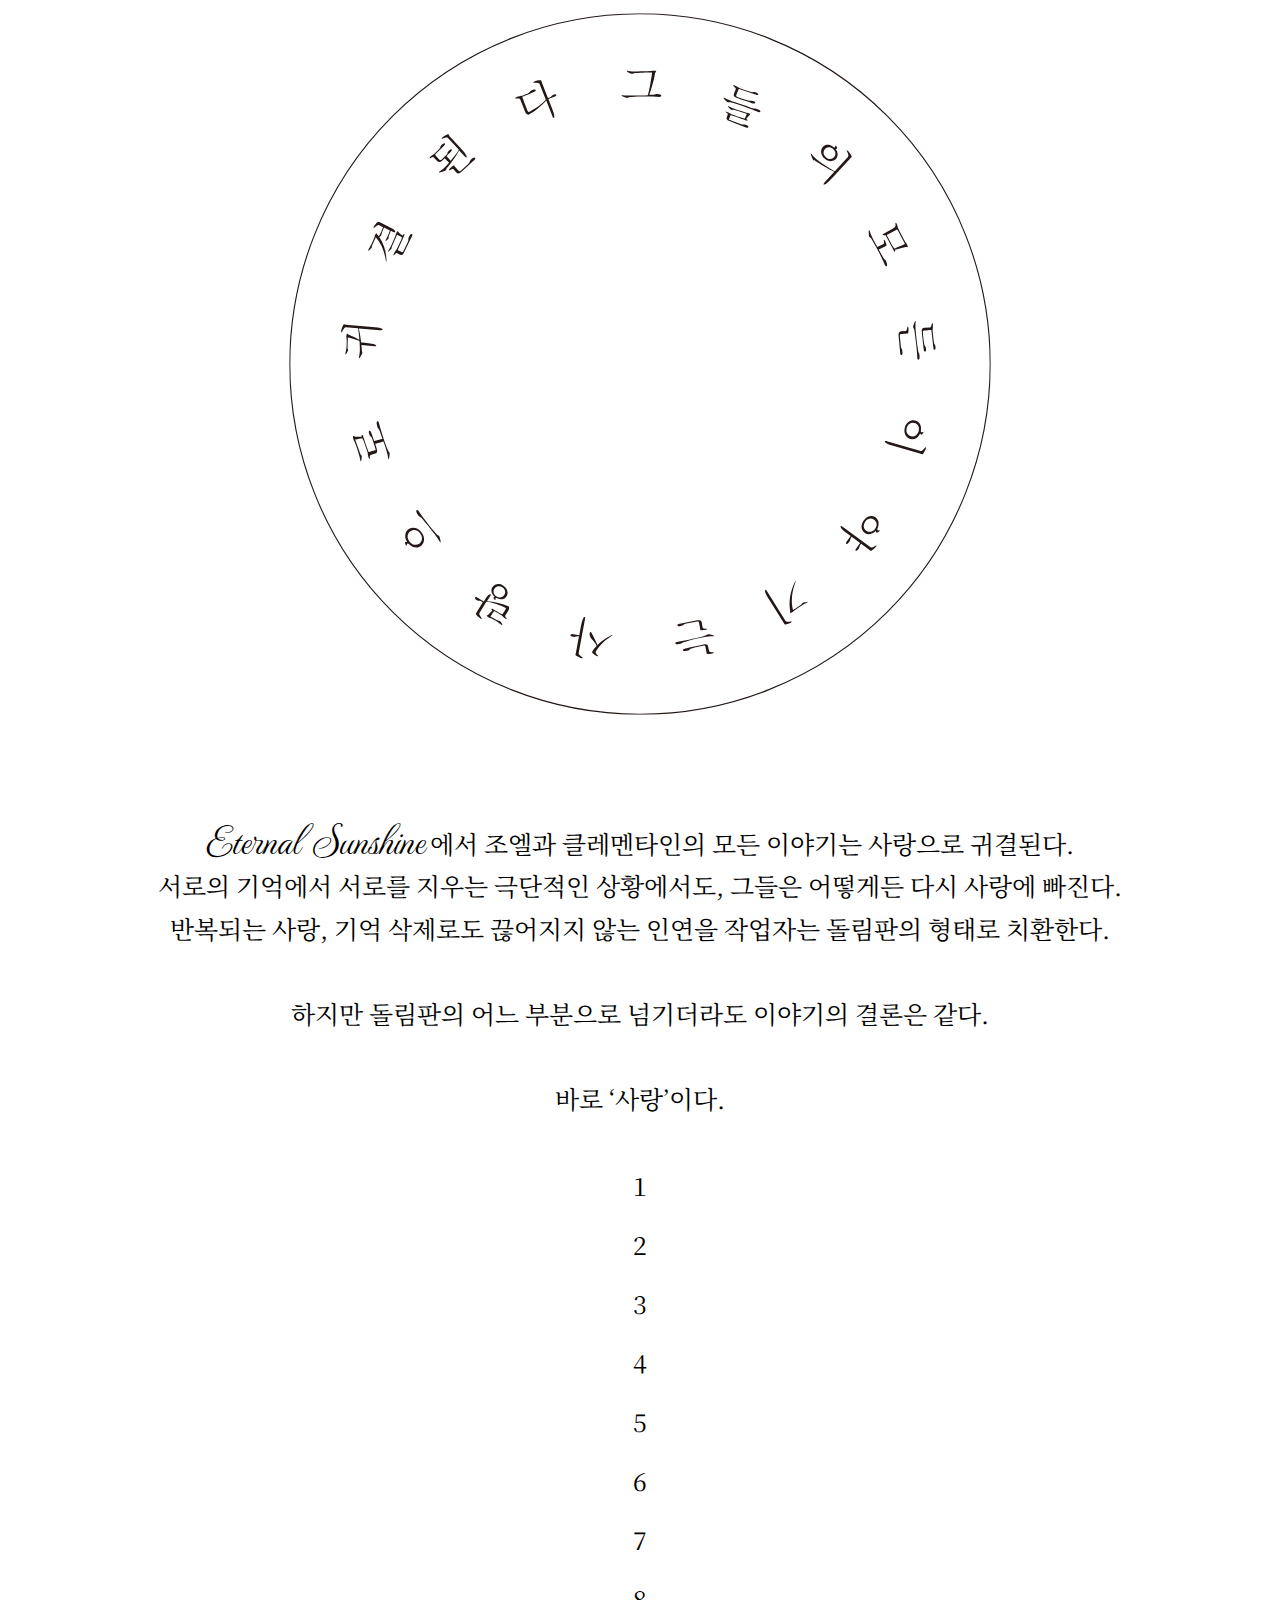
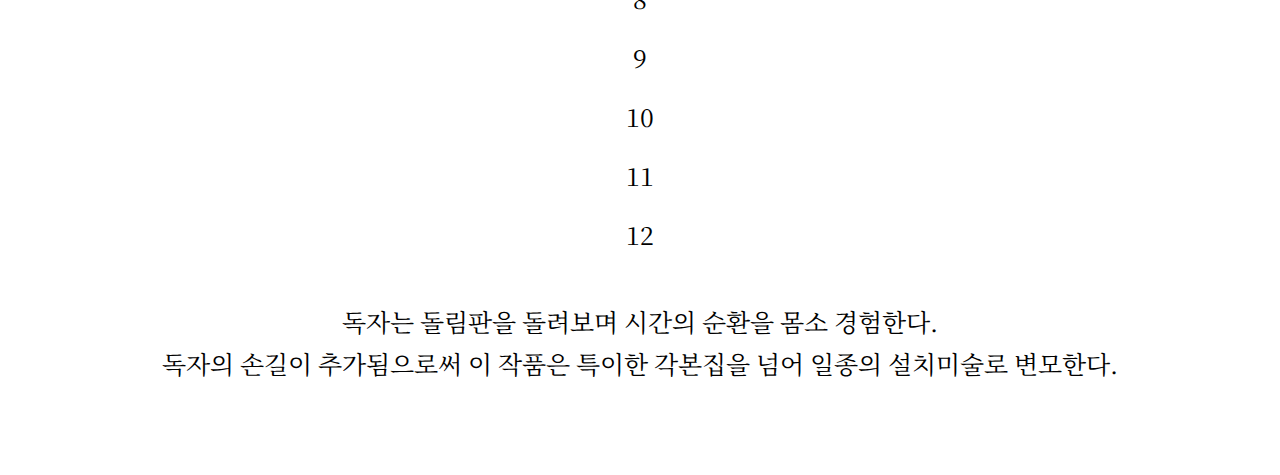
<file: index.html>
<!DOCTYPE html>
<html lang="kr">
<head>
    <meta charset="UTF-8">
    <meta http-equiv="X-UA-Compatible" content="IE=edge">
    <meta name="viewport" content="width=device-width, initial-scale=1.0">
    <link rel="stylesheet" href="style.css">
    <title>그들의모든이야기는사랑으로귀결된다</title>

    <link rel="preconnect" href="https://fonts.googleapis.com">
    <link rel="preconnect" href="https://fonts.gstatic.com" crossorigin>
    <link href="https://fonts.googleapis.com/css2?family=Noto+Serif+KR&display=swap" rel="stylesheet">

    <link rel="preconnect" href="https://fonts.googleapis.com">
    <link rel="preconnect" href="https://fonts.gstatic.com" crossorigin>
    <link href="https://fonts.googleapis.com/css2?family=Imperial+Script&family=MonteCarlo&family=Noto+Serif+KR&family=Tangerine&display=swap" rel="stylesheet">

</head>
<body>
    <section class="main">
        <div class="logo-holder">
            <img src="asset/title.svg" alt="title image" />
        </div>
    </section>

    <div class="contents">
        <p><span>Eternal Sunshine</span> 에서 조엘과 클레멘타인의 모든 이야기는 사랑으로 귀결된다.<br>
            서로의 기억에서 서로를 지우는 극단적인 상황에서도, 그들은 어떻게든 다시 사랑에 빠진다.<br>
            반복되는 사랑, 기억 삭제로도 끊어지지 않는 인연을 작업자는 돌림판의 형태로 치환한다. <br>
            <br>
            하지만 돌림판의 어느 부분으로 넘기더라도 이야기의 결론은 같다.<br>
            <br>
            바로 ‘사랑’이다.
        </p>

        <br>
        <style type="text/css"></style>
        <a href="1.html" class="number">1</a>
        <br>
        <br>
        <a href="2.html" class="number">2</a>
        <br>
        <br>
        <a href="3.html" class="number">3</a>
        <br>
        <br>
        <a href="4.html" class="number">4</a>
        <br>
        <br>
        <a href="5.html" class="number">5</a>
        <br>
        <br>
        <a href="6.html" class="number">6</a>
        <br>
        <br>
        <a href="7.html" class="number">7</a>
        <br>
        <br>
        <a href="8.html" class="number">8</a>
        <br>
        <br>
        <a href="9.html" class="number">9</a>
        <br>
        <br>
        <a href="10.html" class="number">10</a>
        <br>
        <br>
        <a href="11.html" class="number">11</a>
        <br>
        <br>
        <a href="12.html" class="number">12</a>
        <br>
        <br>
        <p> 독자는 돌림판을 돌려보며 시간의 순환을 몸소 경험한다. <br>
            독자의 손길이 추가됨으로써 이 작품은 특이한 각본집을 넘어 일종의 설치미술로 변모한다.</p>


    </div>


</body>
</html>
</file>
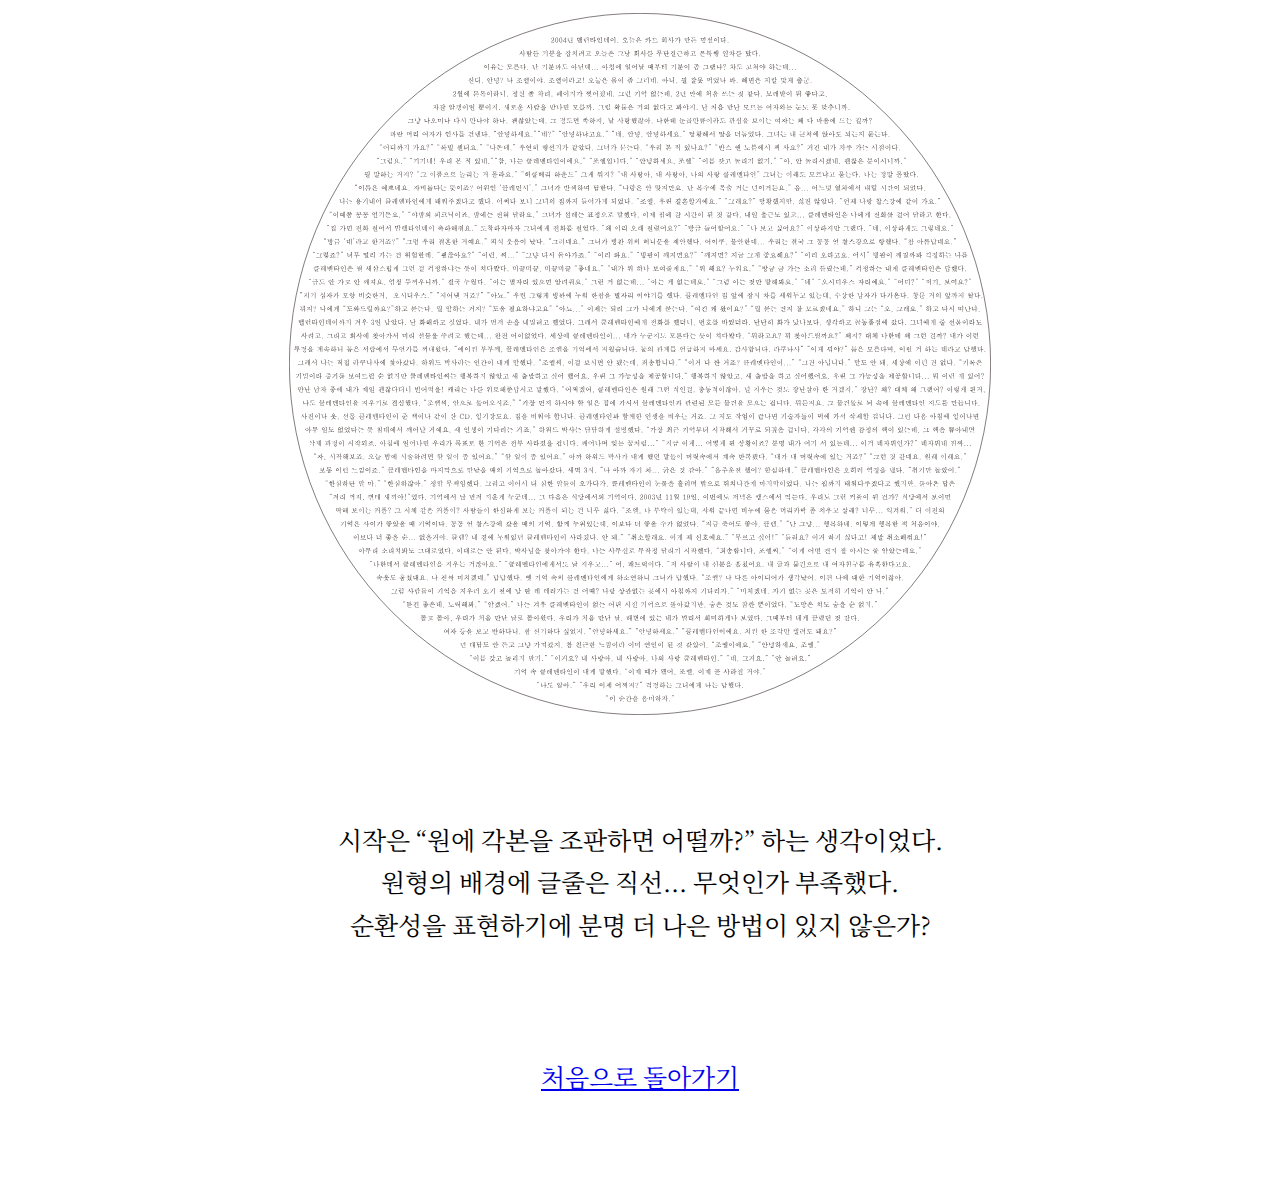
<file: 1.html>
<!DOCTYPE html>
<html lang="kr">
<head>
    <meta charset="UTF-8">
    <meta http-equiv="X-UA-Compatible" content="IE=edge">
    <meta name="viewport" content="width=device-width, initial-scale=1.0">
    <link rel="stylesheet" href="style.css">
    <title>그들의모든이야기는사랑으로귀결된다</title>

    <link rel="preconnect" href="https://fonts.googleapis.com">
    <link rel="preconnect" href="https://fonts.gstatic.com" crossorigin>
    <link href="https://fonts.googleapis.com/css2?family=Noto+Serif+KR&display=swap" rel="stylesheet">

</head>
<body>
    <section class="main">
        <div class="main-holder">
            <img src="asset/1-1.svg" alt="main image" />
        </div>
    </section>
    <div class="contents">
        <p> 
            시작은 “원에 각본을 조판하면 어떨까?” 하는 생각이었다. <br>
            원형의 배경에 글줄은 직선... 무엇인가 부족했다. <br>
            순환성을 표현하기에 분명 더 나은 방법이 있지 않은가?
            <br>
            <br>
            <br>
        </p>
        <style type="text/css"></style>
        <p>
            <a href="index.html" class="return"> 처음으로 돌아가기 </a>
        </p>
    </div>
</body>
</html>
</file>
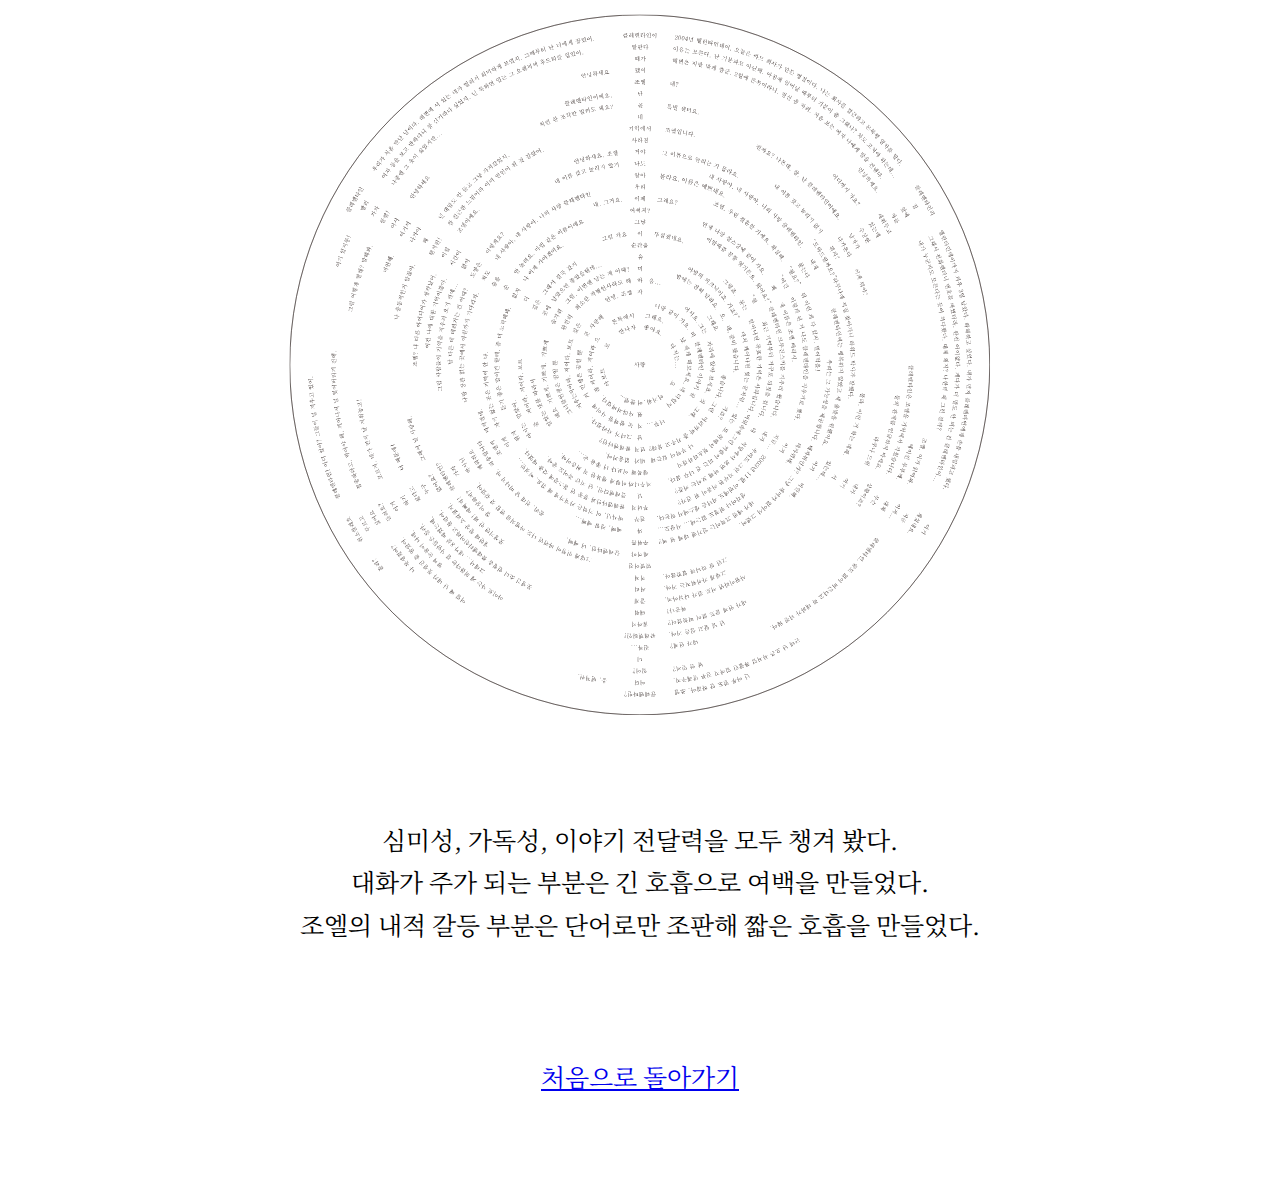
<file: 11.html>
<!DOCTYPE html>
<html lang="kr">
<head>
    <meta charset="UTF-8">
    <meta http-equiv="X-UA-Compatible" content="IE=edge">
    <meta name="viewport" content="width=device-width, initial-scale=1.0">
    <link rel="stylesheet" href="style.css">
    <title>그들의모든이야기는사랑으로귀결된다</title>

    <link rel="preconnect" href="https://fonts.googleapis.com">
    <link rel="preconnect" href="https://fonts.gstatic.com" crossorigin>
    <link href="https://fonts.googleapis.com/css2?family=Noto+Serif+KR&display=swap" rel="stylesheet">

</head>
<body>
    <section class="main">
        <div class="main-holder">
            <img src="asset/11-1.svg" alt="main image" />
        </div>
    </section>
    <div class="contents">
        <p> 
            심미성, 가독성, 이야기 전달력을 모두 챙겨 봤다. <br>
            대화가 주가 되는 부분은 긴 호흡으로 여백을 만들었다. <br>
            조엘의 내적 갈등 부분은 단어로만 조판해 짧은 호흡을 만들었다.
            <br>
            <br>
            <br>
        </p>
        <style type="text/css"></style>
        <p>
            <a href="index.html" class="return"> 처음으로 돌아가기 </a>
        </p>
    </div>
</body>
</html>
</file>
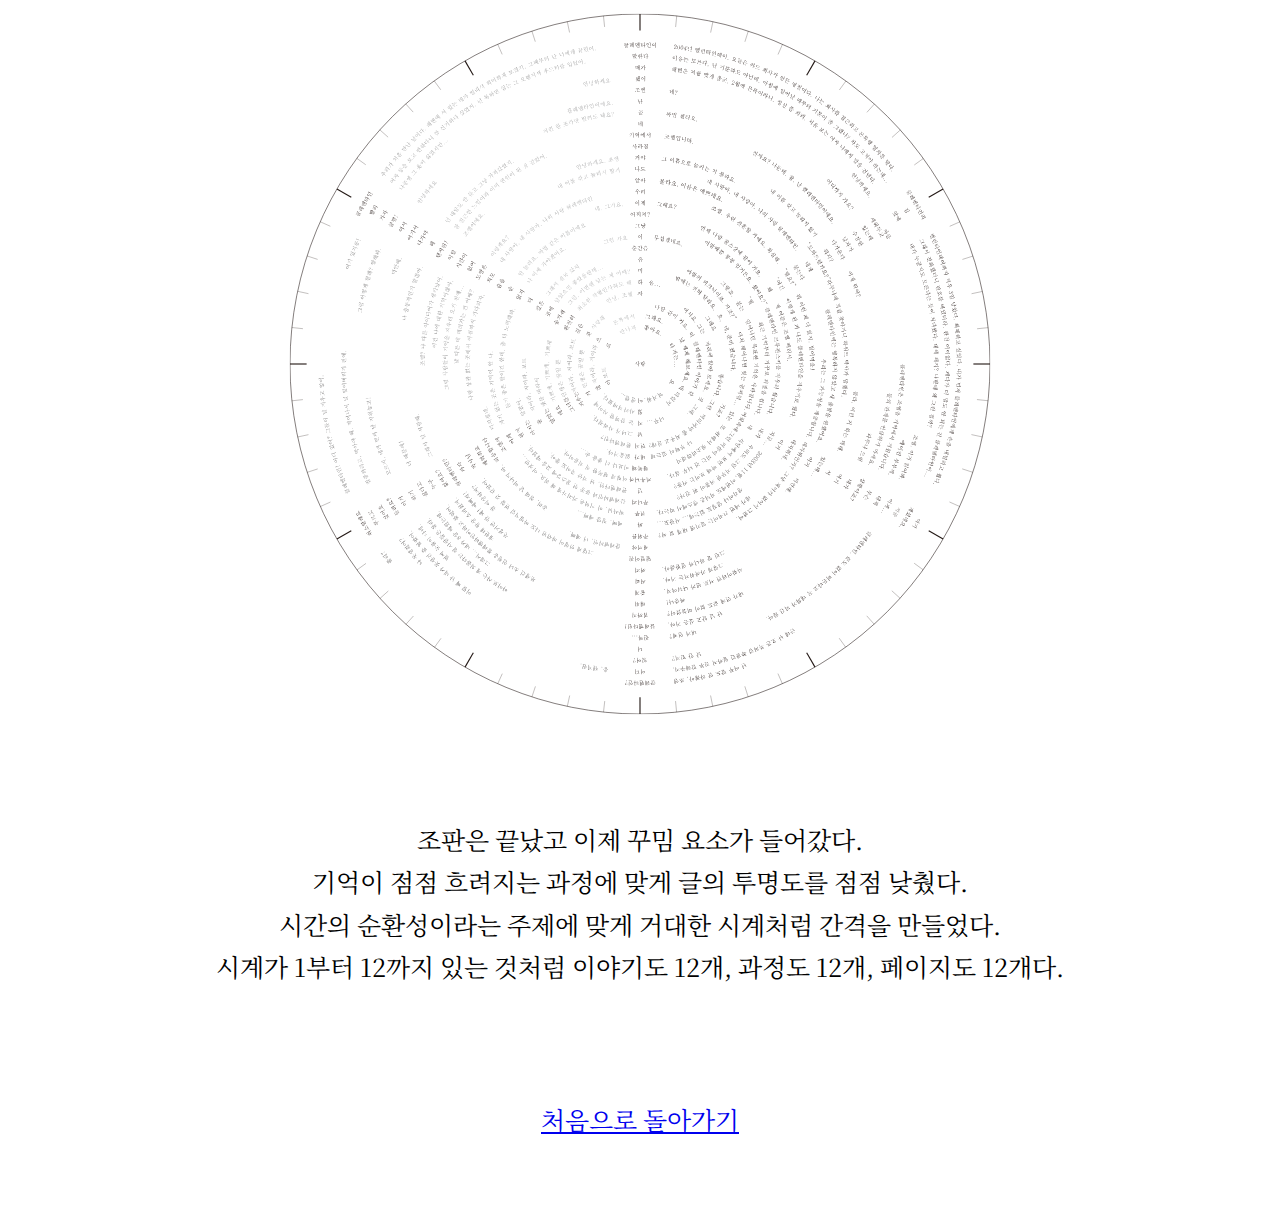
<file: 12.html>
<!DOCTYPE html>
<html lang="kr">
<head>
    <meta charset="UTF-8">
    <meta http-equiv="X-UA-Compatible" content="IE=edge">
    <meta name="viewport" content="width=device-width, initial-scale=1.0">
    <link rel="stylesheet" href="style.css">
    <title>그들의모든이야기는사랑으로귀결된다</title>

    <link rel="preconnect" href="https://fonts.googleapis.com">
    <link rel="preconnect" href="https://fonts.gstatic.com" crossorigin>
    <link href="https://fonts.googleapis.com/css2?family=Noto+Serif+KR&display=swap" rel="stylesheet">

</head>
<body>
    <section class="main">
        <div class="main-holder">
            <img src="asset/12-1.svg" alt="main image" />
        </div>
    </section>
    <div class="contents">
        <p> 
            조판은 끝났고 이제 꾸밈 요소가 들어갔다. <br>
            기억이 점점 흐려지는 과정에 맞게 글의 투명도를 점점 낮췄다. <br>
            시간의 순환성이라는 주제에 맞게 거대한 시계처럼 간격을 만들었다. <br>
            시계가 1부터 12까지 있는 것처럼 이야기도 12개, 과정도 12개, 페이지도 12개다.
            <br>
            <br>
            <br>
        </p>
        <style type="text/css"></style>
        <p>
            <a href="index.html" class="return"> 처음으로 돌아가기 </a>
        </p>
    </div>
</body>
</html>
</file>
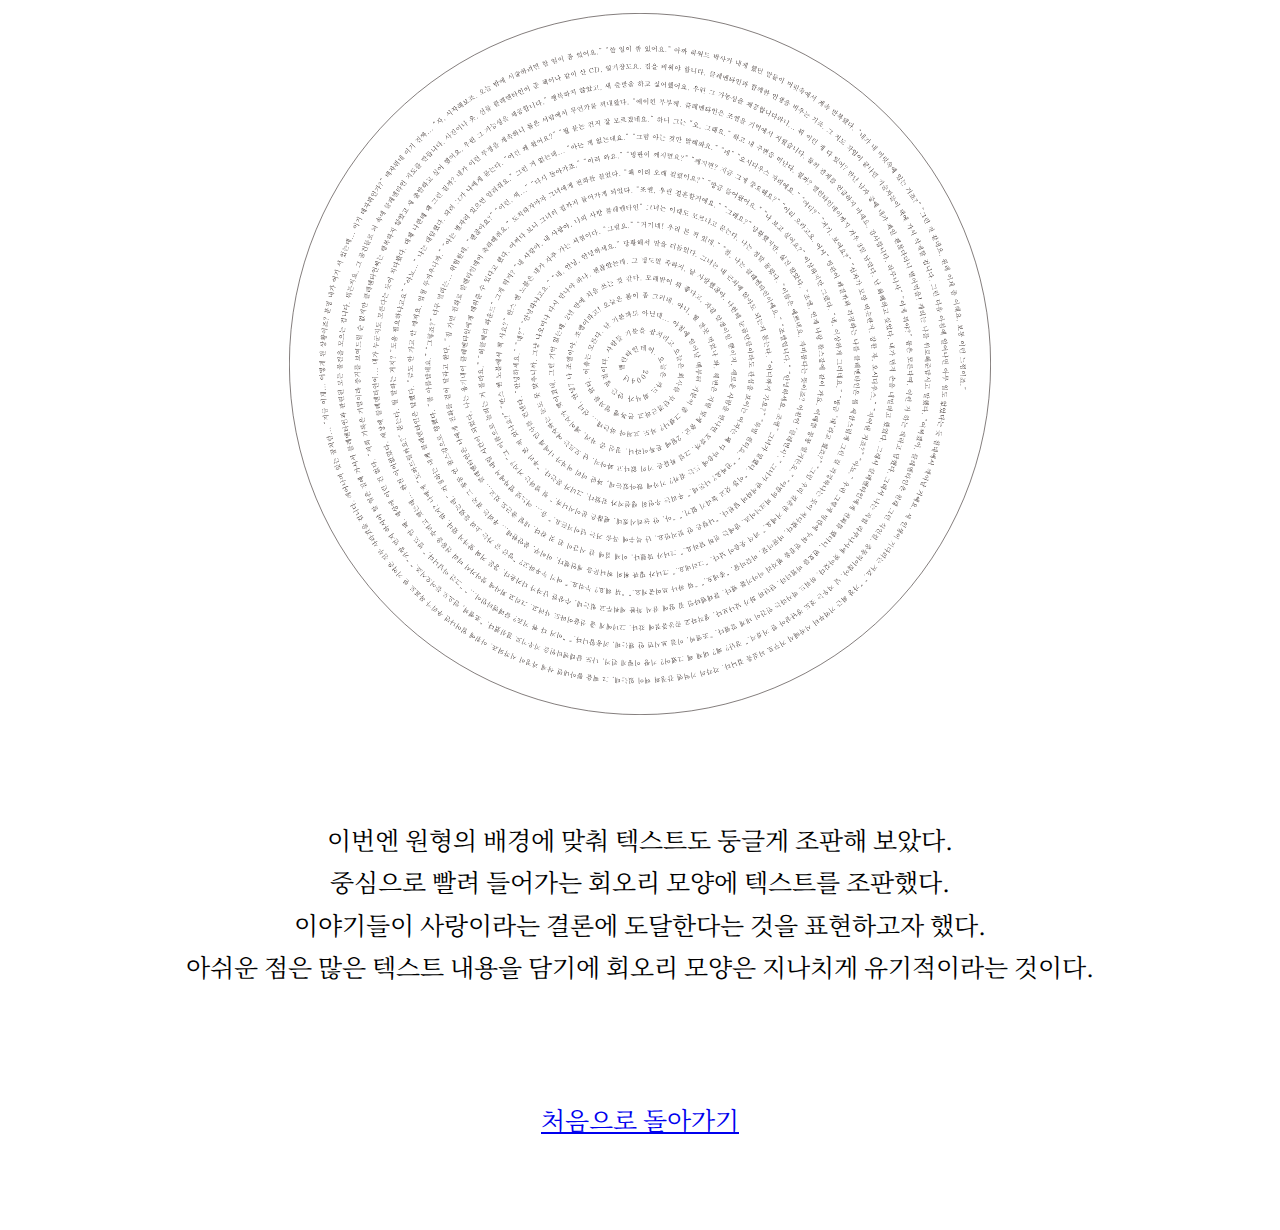
<file: 2.html>
<!DOCTYPE html>
<html lang="kr">
<head>
    <meta charset="UTF-8">
    <meta http-equiv="X-UA-Compatible" content="IE=edge">
    <meta name="viewport" content="width=device-width, initial-scale=1.0">
    <link rel="stylesheet" href="style.css">
    <title>그들의모든이야기는사랑으로귀결된다</title>

    <link rel="preconnect" href="https://fonts.googleapis.com">
    <link rel="preconnect" href="https://fonts.gstatic.com" crossorigin>
    <link href="https://fonts.googleapis.com/css2?family=Noto+Serif+KR&display=swap" rel="stylesheet">

</head>
<body>
    <section class="main">
        <div class="main-holder">
            <img src="asset/2-1.svg" alt="main image" />
        </div>
    </section>
    <div class="contents">
        <p> 
            이번엔 원형의 배경에 맞춰 텍스트도 둥글게 조판해 보았다. <br>
            중심으로 빨려 들어가는 회오리 모양에 텍스트를 조판했다. <br>
            이야기들이 사랑이라는 결론에 도달한다는 것을 표현하고자 했다. <br>
            아쉬운 점은 많은 텍스트 내용을 담기에 회오리 모양은 지나치게 유기적이라는 것이다.
            <br>
            <br>
            <br>
        </p>
        <style type="text/css"></style>
        <p>
            <a href="index.html" class="return"> 처음으로 돌아가기 </a>
        </p>
    </div>
</body>
</html>
</file>
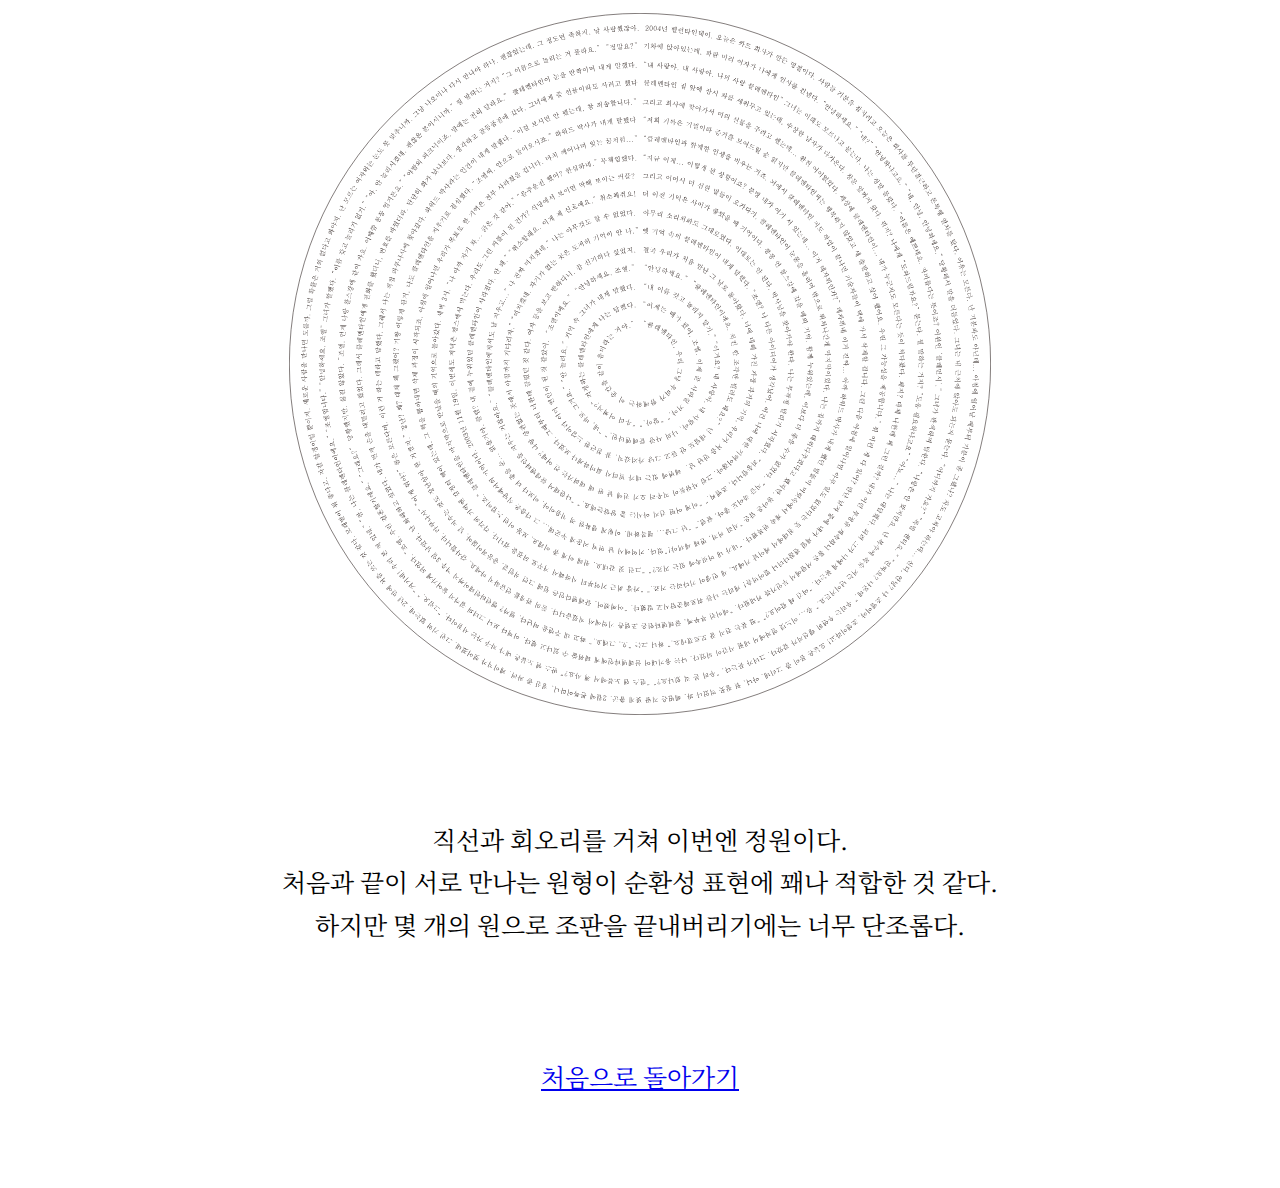
<file: 3.html>
<!DOCTYPE html>
<html lang="kr">
<head>
    <meta charset="UTF-8">
    <meta http-equiv="X-UA-Compatible" content="IE=edge">
    <meta name="viewport" content="width=device-width, initial-scale=1.0">
    <link rel="stylesheet" href="style.css">
    <title>그들의모든이야기는사랑으로귀결된다</title>

    <link rel="preconnect" href="https://fonts.googleapis.com">
    <link rel="preconnect" href="https://fonts.gstatic.com" crossorigin>
    <link href="https://fonts.googleapis.com/css2?family=Noto+Serif+KR&display=swap" rel="stylesheet">

</head>
<body>
    <section class="main">
        <div class="main-holder">
            <img src="asset/3-1.svg" alt="main image" />
        </div>
    </section>
    <div class="contents">
        <p> 
            직선과 회오리를 거쳐 이번엔 정원이다. <br>
            처음과 끝이 서로 만나는 원형이 순환성 표현에 꽤나 적합한 것 같다. <br>
            하지만 몇 개의 원으로 조판을 끝내버리기에는 너무 단조롭다.
            <br>
            <br>
            <br>
        </p>
        <style type="text/css"></style>
        <p>
            <a href="index.html" class="return"> 처음으로 돌아가기 </a>
        </p>
    </div>
</body>
</html>
</file>
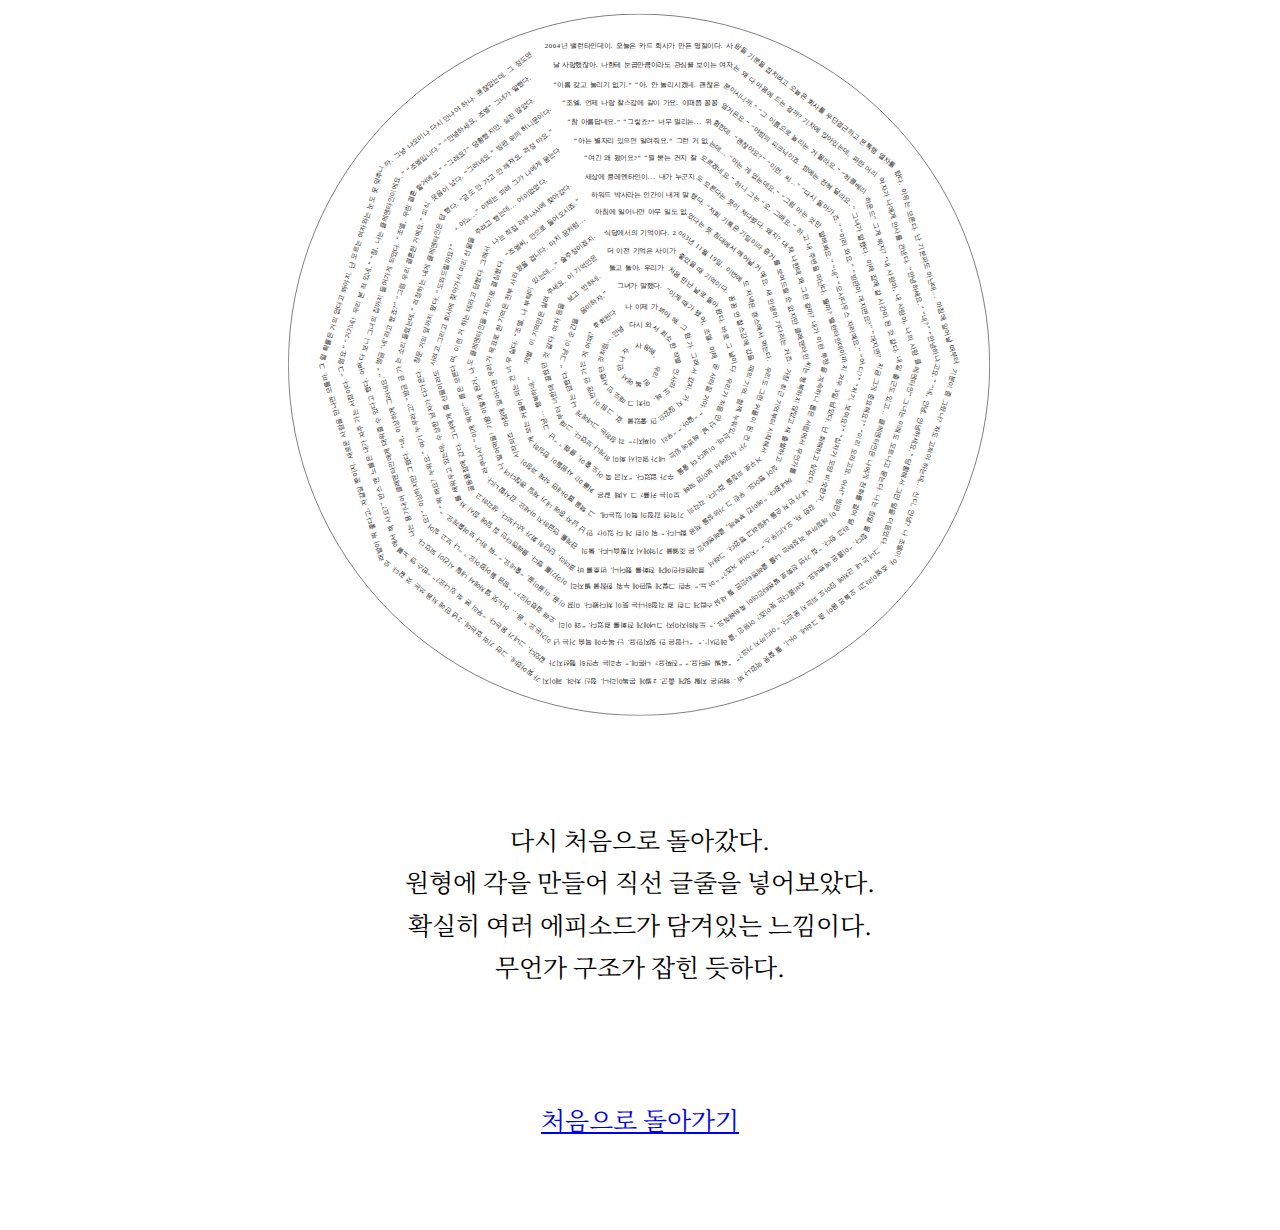
<file: 4.html>
<!DOCTYPE html>
<html lang="kr">
<head>
    <meta charset="UTF-8">
    <meta http-equiv="X-UA-Compatible" content="IE=edge">
    <meta name="viewport" content="width=device-width, initial-scale=1.0">
    <link rel="stylesheet" href="style.css">
    <title>그들의모든이야기는사랑으로귀결된다</title>

    <link rel="preconnect" href="https://fonts.googleapis.com">
    <link rel="preconnect" href="https://fonts.gstatic.com" crossorigin>
    <link href="https://fonts.googleapis.com/css2?family=Noto+Serif+KR&display=swap" rel="stylesheet">

</head>
<body>
    <section class="main">
        <div class="main-holder">
            <img src="asset/4-1.svg" alt="main image" />
        </div>
    </section>
    <div class="contents">
        <p> 
            다시 처음으로 돌아갔다. <br>
            원형에 각을 만들어 직선 글줄을 넣어보았다. <br>
            확실히 여러 에피소드가 담겨있는 느낌이다. <br>
            무언가 구조가 잡힌 듯하다.
            <br>
            <br>
            <br>
        </p>
        <style type="text/css"></style>
        <p>
            <a href="index.html" class="return"> 처음으로 돌아가기 </a>
        </p>
    </div>
</body>
</html>
</file>
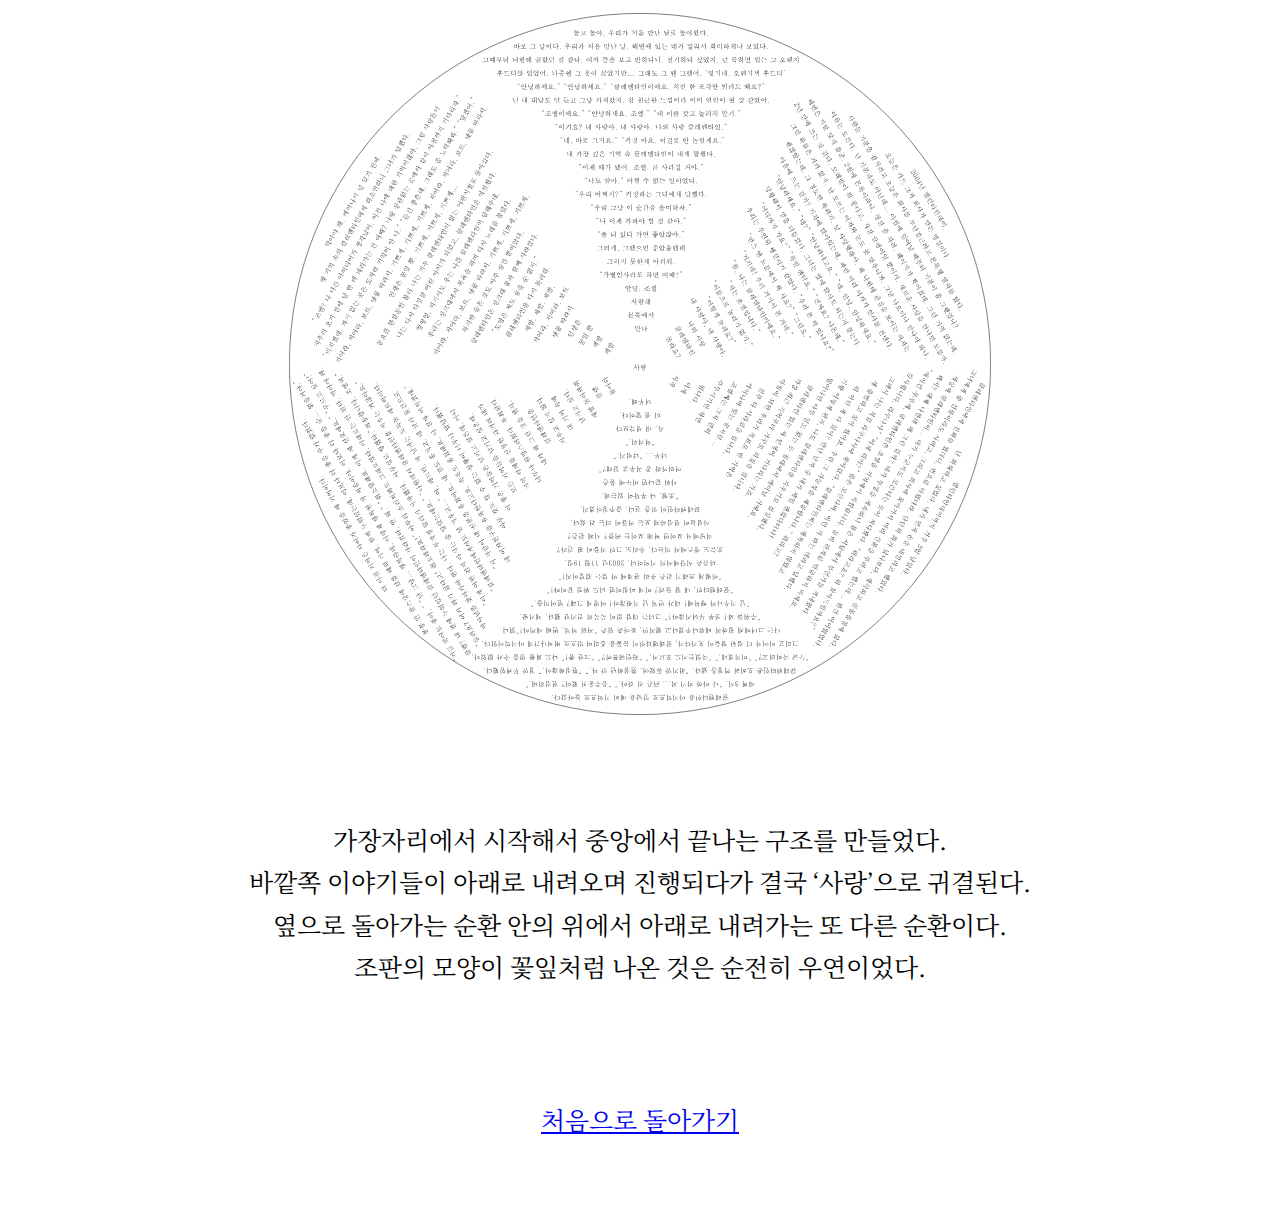
<file: 5.html>
<!DOCTYPE html>
<html lang="kr">
<head>
    <meta charset="UTF-8">
    <meta http-equiv="X-UA-Compatible" content="IE=edge">
    <meta name="viewport" content="width=device-width, initial-scale=1.0">
    <link rel="stylesheet" href="style.css">
    <title>그들의모든이야기는사랑으로귀결된다</title>

    <link rel="preconnect" href="https://fonts.googleapis.com">
    <link rel="preconnect" href="https://fonts.gstatic.com" crossorigin>
    <link href="https://fonts.googleapis.com/css2?family=Noto+Serif+KR&display=swap" rel="stylesheet">

</head>
<body>
    <section class="main">
        <div class="main-holder">
            <img src="asset/5-1.svg" alt="main image" />
        </div>
    </section>
    <div class="contents">
        <p> 
            가장자리에서 시작해서 중앙에서 끝나는 구조를 만들었다. <br>
            바깥쪽 이야기들이 아래로 내려오며 진행되다가 결국 ‘사랑’으로 귀결된다. <br>
            옆으로 돌아가는 순환 안의 위에서 아래로 내려가는 또 다른 순환이다. <br>
            조판의 모양이 꽃잎처럼 나온 것은 순전히 우연이었다.
            <br>
            <br>
            <br>
        </p>
        <style type="text/css"></style>
        <p>
            <a href="index.html" class="return"> 처음으로 돌아가기 </a>
        </p>
    </div>
</body>
</html>
</file>
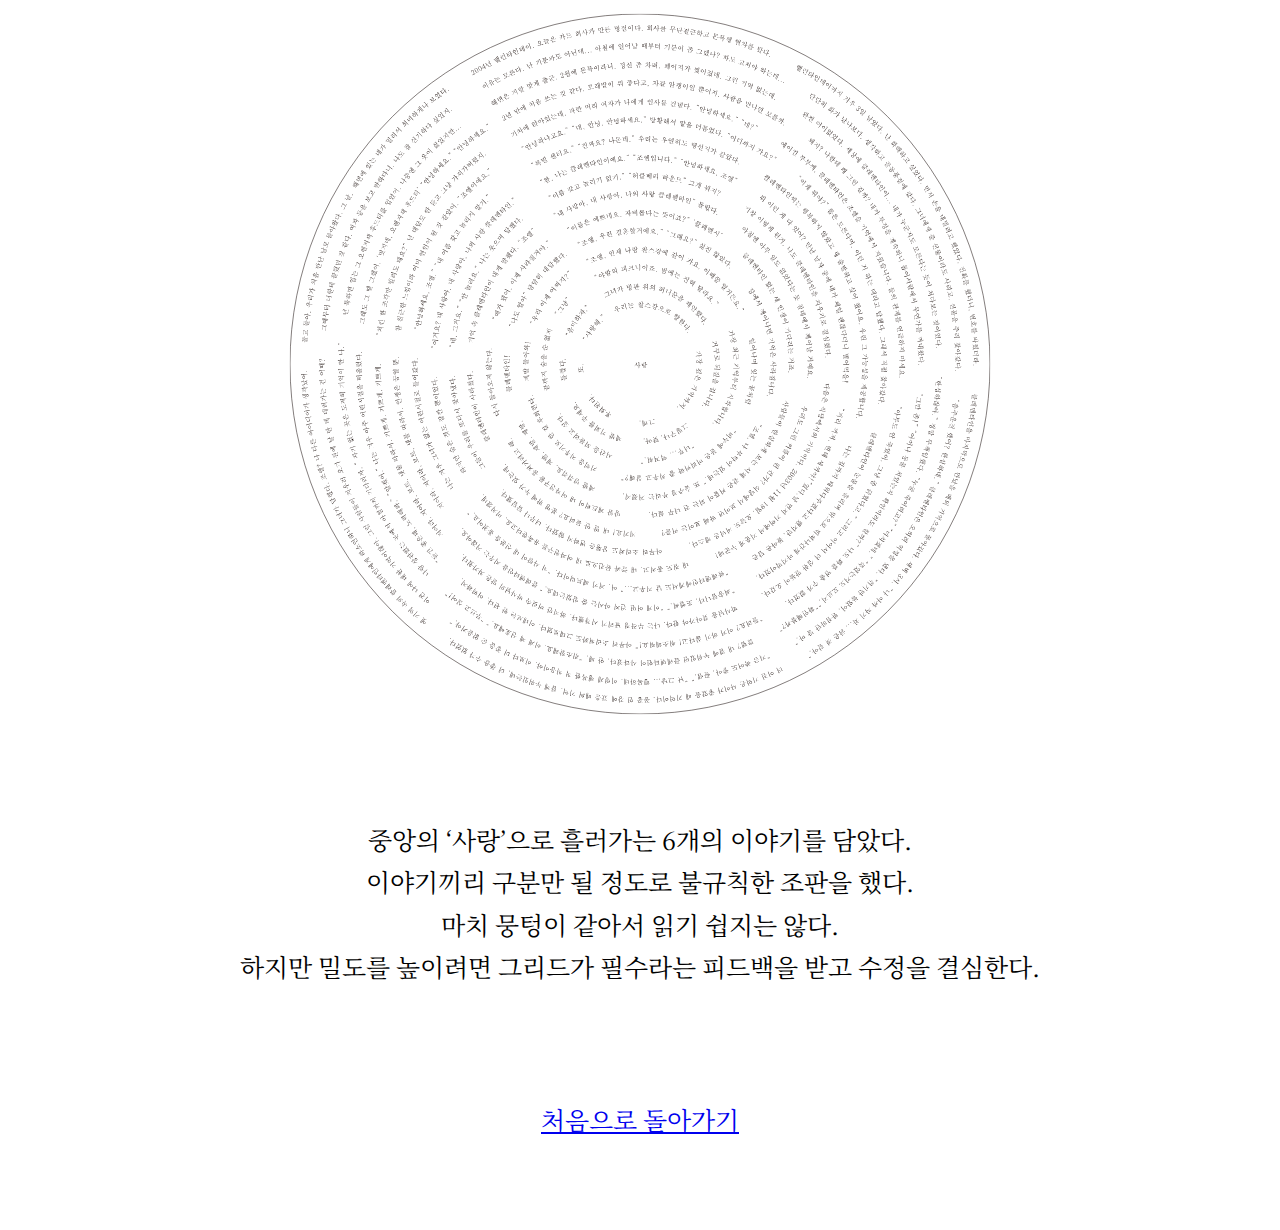
<file: 6.html>
<!DOCTYPE html>
<html lang="kr">
<head>
    <meta charset="UTF-8">
    <meta http-equiv="X-UA-Compatible" content="IE=edge">
    <meta name="viewport" content="width=device-width, initial-scale=1.0">
    <link rel="stylesheet" href="style.css">
    <title>그들의모든이야기는사랑으로귀결된다</title>

    <link rel="preconnect" href="https://fonts.googleapis.com">
    <link rel="preconnect" href="https://fonts.gstatic.com" crossorigin>
    <link href="https://fonts.googleapis.com/css2?family=Noto+Serif+KR&display=swap" rel="stylesheet">

</head>
<body>
    <section class="main">
        <div class="main-holder">
            <img src="asset/6-1.svg" alt="main image" />
        </div>
    </section>
    <div class="contents">
        <p> 
            중앙의 ‘사랑’으로 흘러가는 6개의 이야기를 담았다. <br>
            이야기끼리 구분만 될 정도로 불규칙한 조판을 했다. <br>
            마치 뭉텅이 같아서 읽기 쉽지는 않다. <br>
            하지만 밀도를 높이려면 그리드가 필수라는 피드백을 받고 수정을 결심한다.
            <br>
            <br>
            <br>
        </p>
        <style type="text/css"></style>
        <p>
            <a href="index.html" class="return"> 처음으로 돌아가기 </a>
        </p>
    </div>
</body>
</html>
</file>
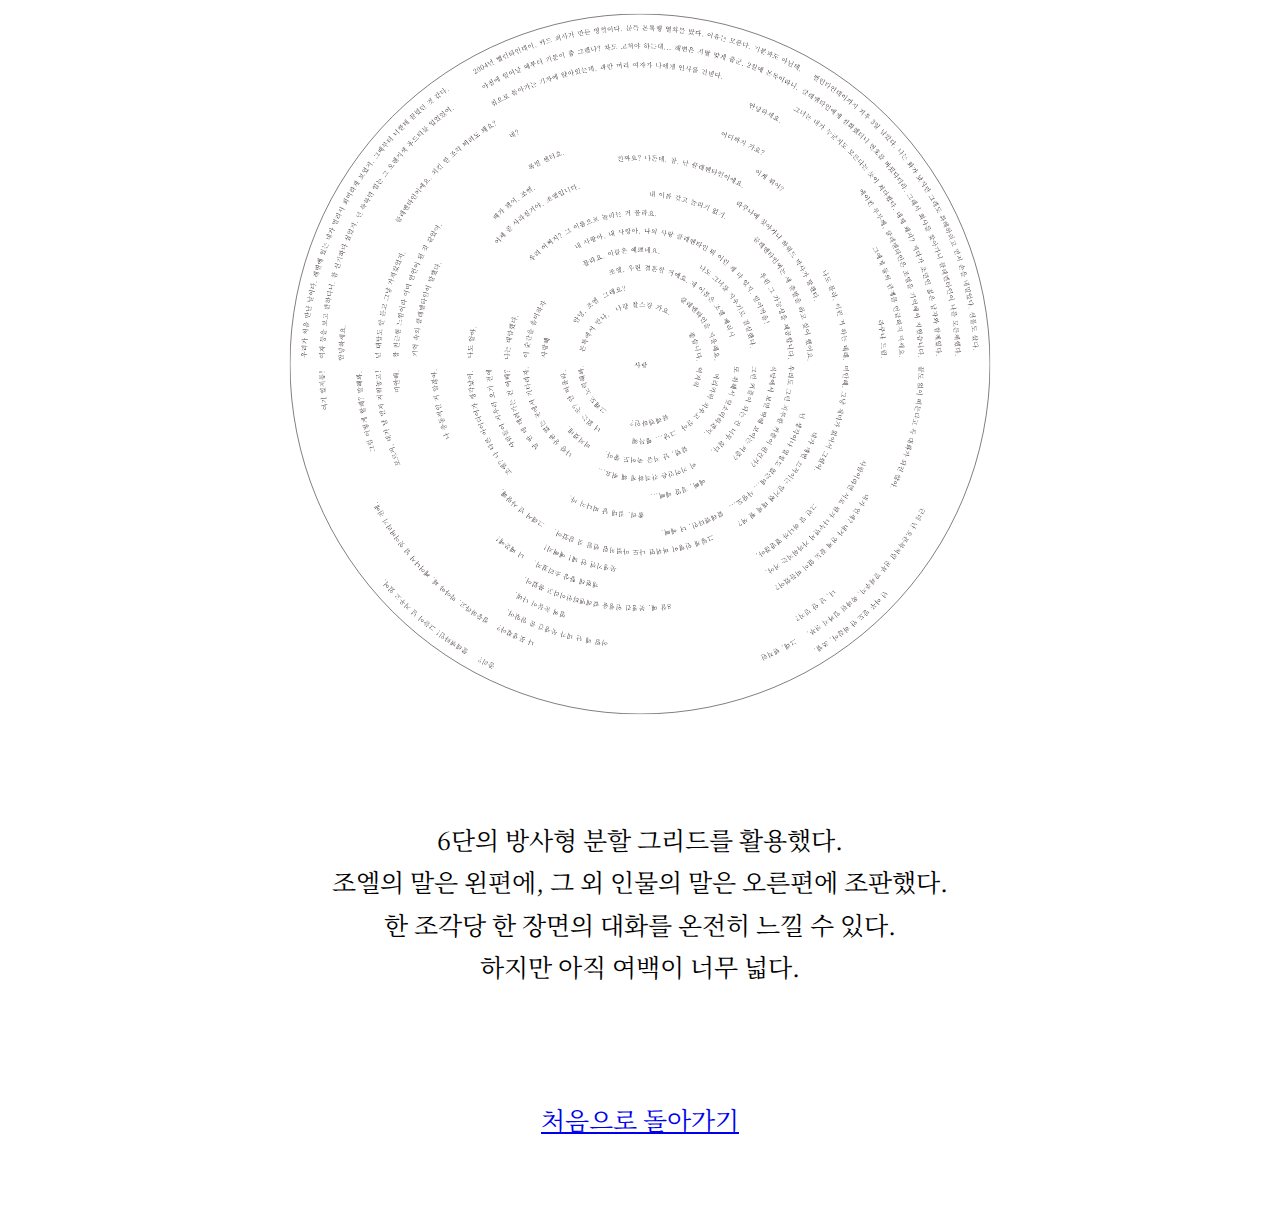
<file: 7.html>
<!DOCTYPE html>
<html lang="kr">
<head>
    <meta charset="UTF-8">
    <meta http-equiv="X-UA-Compatible" content="IE=edge">
    <meta name="viewport" content="width=device-width, initial-scale=1.0">
    <link rel="stylesheet" href="style.css">
    <title>그들의모든이야기는사랑으로귀결된다</title>

    <link rel="preconnect" href="https://fonts.googleapis.com">
    <link rel="preconnect" href="https://fonts.gstatic.com" crossorigin>
    <link href="https://fonts.googleapis.com/css2?family=Noto+Serif+KR&display=swap" rel="stylesheet">

</head>
<body>
    <section class="main">
        <div class="main-holder">
            <img src="asset/7-1.svg" alt="main image" />
        </div>
    </section>
    <div class="contents">
        <p> 
            6단의 방사형 분할 그리드를 활용했다. <br>
            조엘의 말은 왼편에, 그 외 인물의 말은 오른편에 조판했다. <br>
            한 조각당 한 장면의 대화를 온전히 느낄 수 있다. <br>
            하지만 아직 여백이 너무 넓다. 
            <br>
            <br>
            <br>
        </p>
        <style type="text/css"></style>
        <p>
            <a href="index.html" class="return"> 처음으로 돌아가기 </a>
        </p>
    </div>
</body>
</html>
</file>
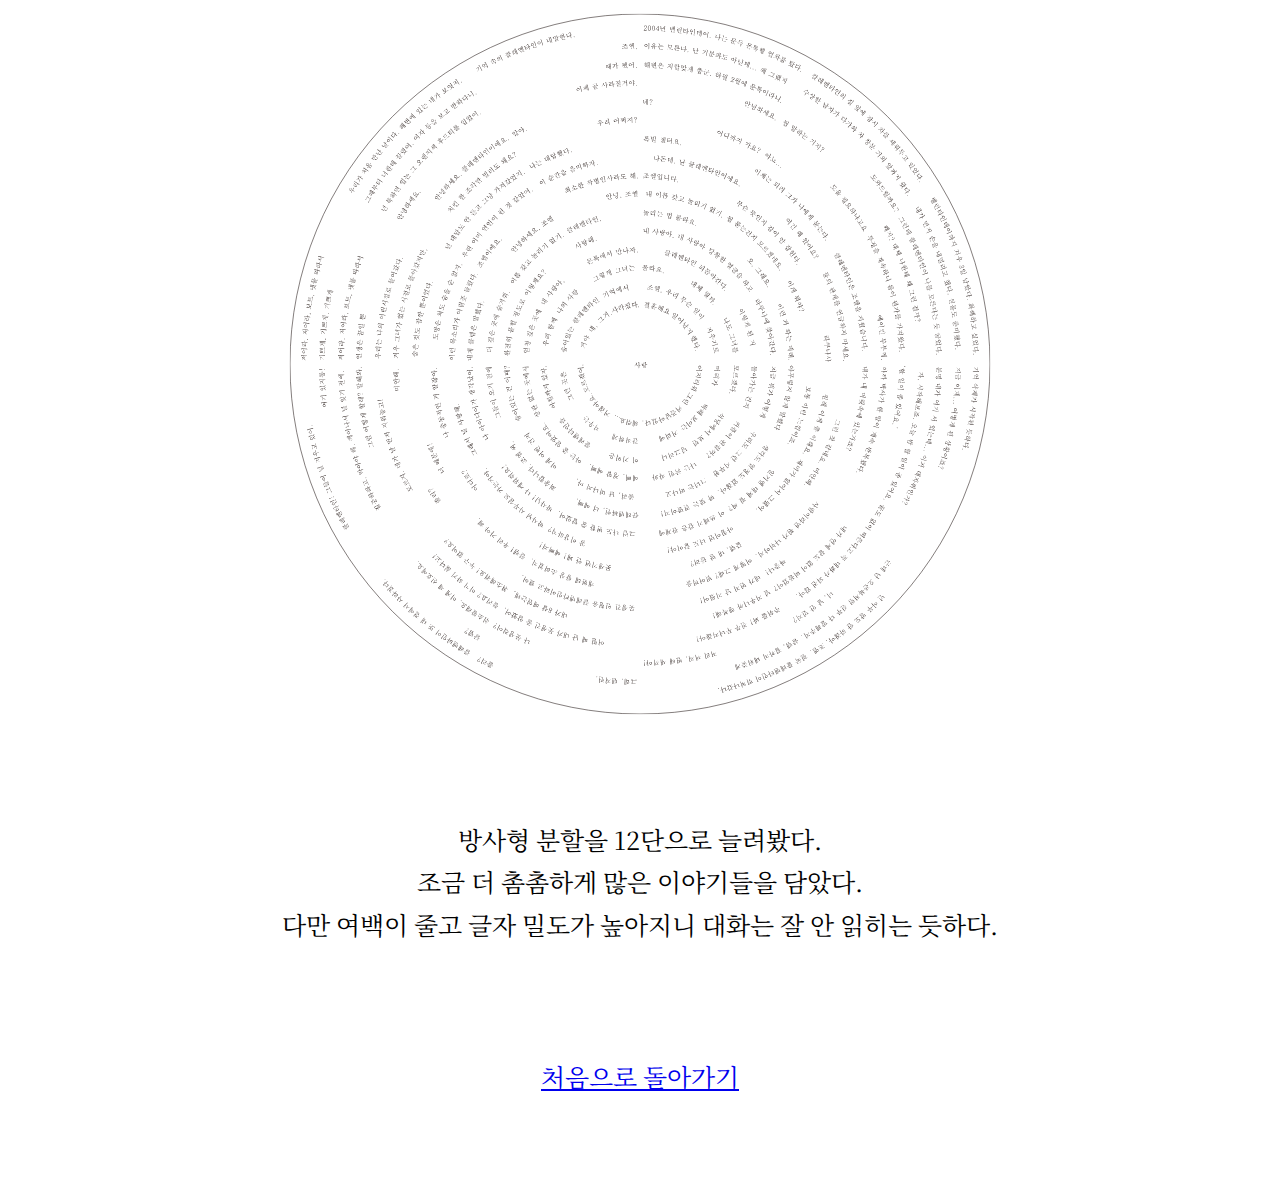
<file: 8.html>
<!DOCTYPE html>
<html lang="kr">
<head>
    <meta charset="UTF-8">
    <meta http-equiv="X-UA-Compatible" content="IE=edge">
    <meta name="viewport" content="width=device-width, initial-scale=1.0">
    <link rel="stylesheet" href="style.css">
    <title>그들의모든이야기는사랑으로귀결된다</title>

    <link rel="preconnect" href="https://fonts.googleapis.com">
    <link rel="preconnect" href="https://fonts.gstatic.com" crossorigin>
    <link href="https://fonts.googleapis.com/css2?family=Noto+Serif+KR&display=swap" rel="stylesheet">

</head>
<body>
    <section class="main">
        <div class="main-holder">
            <img src="asset/8-1.svg" alt="main image" />
        </div>
    </section>
    <div class="contents">
        <p> 
            방사형 분할을 12단으로 늘려봤다. <br>
            조금 더 촘촘하게 많은 이야기들을 담았다. <br>
            다만 여백이 줄고 글자 밀도가 높아지니 대화는 잘 안 읽히는 듯하다.
            <br>
            <br>
            <br>
        </p>
        <style type="text/css"></style>
        <p>
            <a href="index.html" class="return"> 처음으로 돌아가기 </a>
        </p>
    </div>
</body>
</html>
</file>
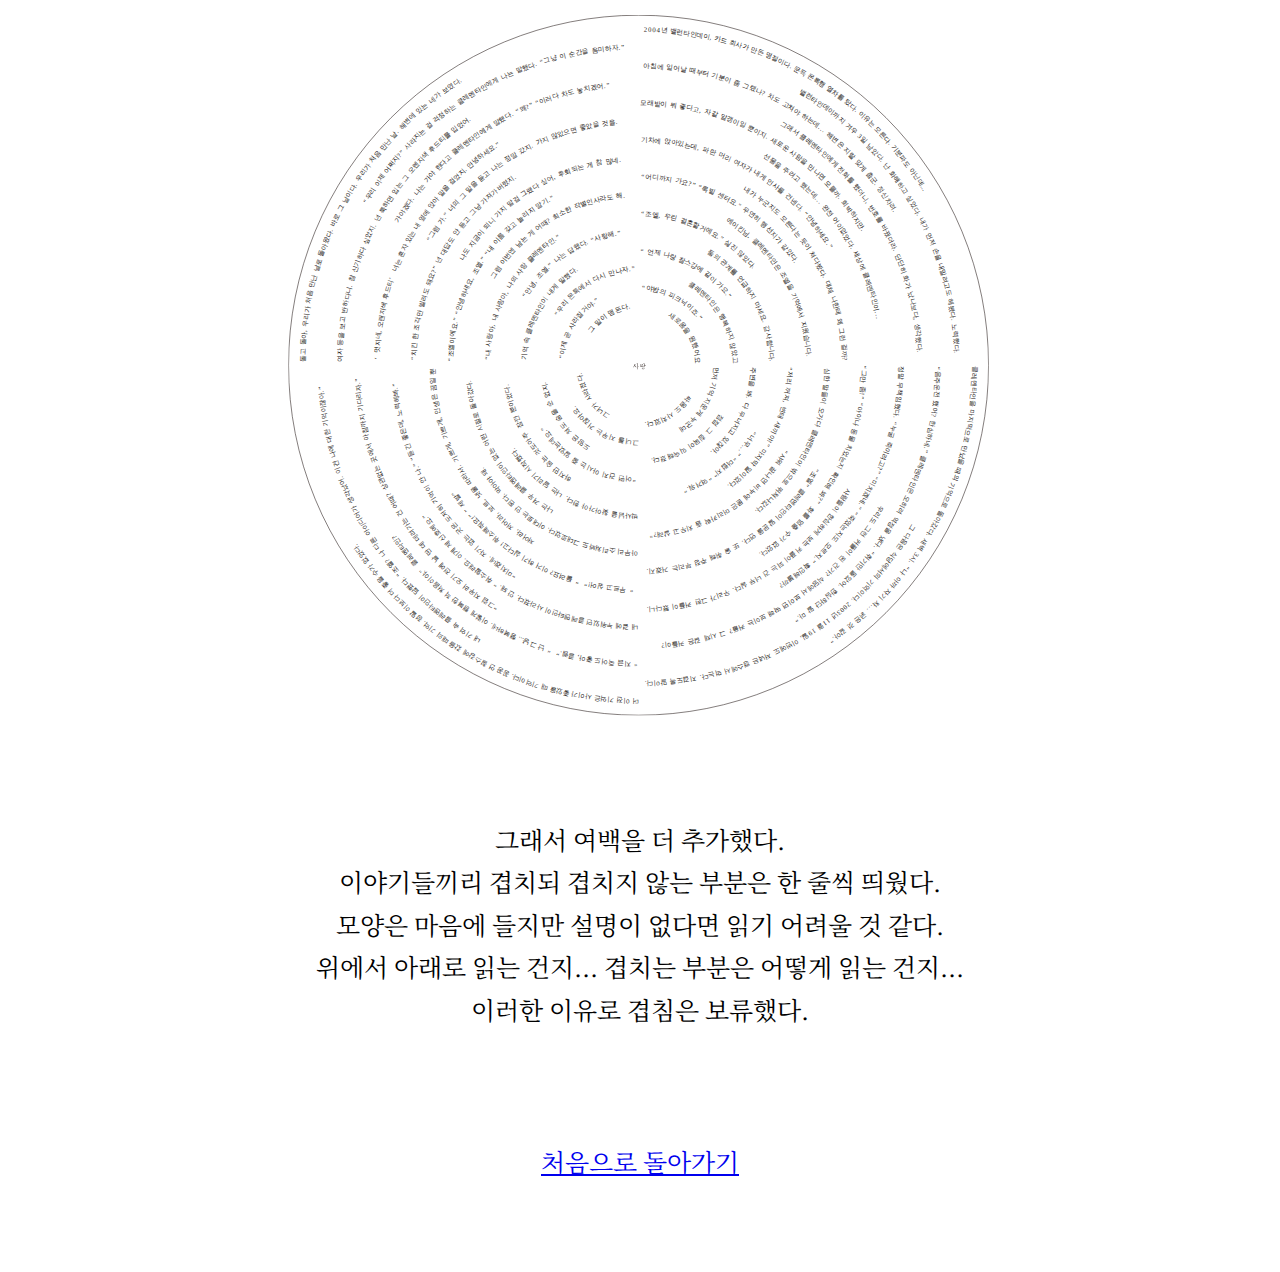
<file: 9.html>
<!DOCTYPE html>
<html lang="kr">
<head>
    <meta charset="UTF-8">
    <meta http-equiv="X-UA-Compatible" content="IE=edge">
    <meta name="viewport" content="width=device-width, initial-scale=1.0">
    <link rel="stylesheet" href="style.css">
    <title>그들의모든이야기는사랑으로귀결된다</title>

    <link rel="preconnect" href="https://fonts.googleapis.com">
    <link rel="preconnect" href="https://fonts.gstatic.com" crossorigin>
    <link href="https://fonts.googleapis.com/css2?family=Noto+Serif+KR&display=swap" rel="stylesheet">

</head>
<body>
    <section class="main">
        <div class="main-holder">
            <img src="asset/9-1.svg" alt="main image" />
        </div>
    </section>
    <div class="contents">
        <p> 
            그래서 여백을 더 추가했다. <br>
            이야기들끼리 겹치되 겹치지 않는 부분은 한 줄씩 띄웠다. <br>
            모양은 마음에 들지만 설명이 없다면 읽기 어려울 것 같다. <br>
            위에서 아래로 읽는 건지... 겹치는 부분은 어떻게 읽는 건지... <br>
            이러한 이유로 겹침은 보류했다.
            <br>
            <br>
            <br>
        </p>
        <style type="text/css"></style>
        <p>
            <a href="index.html" class="return"> 처음으로 돌아가기 </a>
        </p>
    </div>
</body>
</html>
</file>
<file: style.css>
* {
    box-sizing: border-box;
    position: relative;
  }
  
  body {
    margin: 0;
    padding: 0;
    font-family: "Noto Serif KR", serif;
  }
  
  .main {
    min-height: 50vh;
    display: flex;
    justify-content: center;
    align-items: center;
    flex-direction: column;
  }
    
  .main-holder {
    display: flex;
    justify-content: center;
    animation-name: rotate;
    animation-duration: 45s;
    animation-iteration-count: infinite;
    animation-timing-function: linear;
    animation-fill-mode: forwards;
  }
  .main-holder img {
    width: calc((100vw - 2rem) / 12 * 7);
  }
  
  .logo-holder {
    display: flex;
    justify-content: center;
    animation-name: rotate;
    animation-duration: 45s;
    animation-iteration-count: infinite;
    animation-timing-function: linear;
    animation-fill-mode: forwards;
  }
  .logo-holder img {
    width: calc((100vw - 2rem) / 12 * 7);
  }
  
  .contents {
    max-width: 1100px;
    margin: 10vh auto;
    padding: 0 1rem;
    text-align: center;
  }
  .contents p {
    font-size: 1.56rem;
    line-height: 1.7em;
    padding-bottom: 0;
  }
  .contents p span {
    font-family: "MonteCarlo", cursive;
    font-size: 1.7em;
  }
  
  .number {
    font-family: "Noto Serif KR", serif;
    font-size: 1.56em;
    color: black;
    padding: 0 1rem;
    margin: 10vh auto;
    text-decoration: none;
  }
  
  @keyframes rotate {
    from {
      transform: rotate(0deg);
    }
    to {
      transform: rotate(360deg);
    }
  }
</file>
